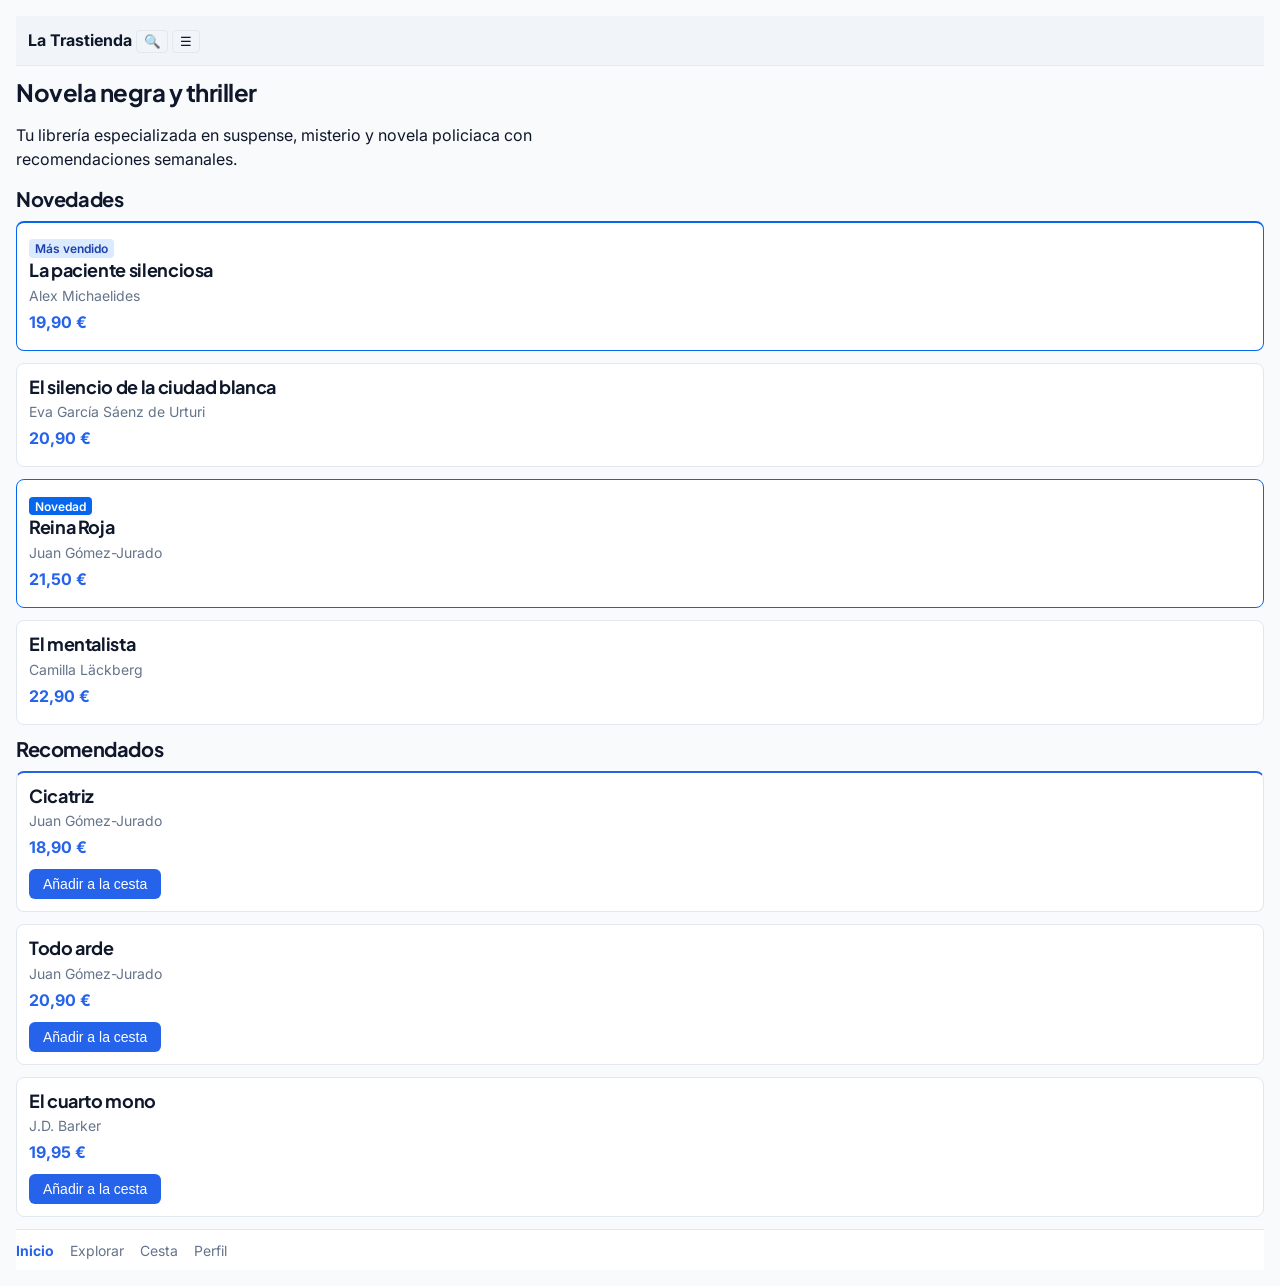
<file: index.html>
<!DOCTYPE html>
<html lang="es">
<head>
  <meta charset="UTF-8">
  <meta name="viewport" content="width=device-width, initial-scale=1.0">
  <title>La Trastienda | Novela negra y thriller</title>
  <link rel="preconnect" href="https://fonts.googleapis.com">
  <link rel="preconnect" href="https://fonts.gstatic.com" crossorigin>
  <link href="https://fonts.googleapis.com/css2?family=Inter:wght@400;600;700&family=Plus+Jakarta+Sans:wght@600;700&display=swap" rel="stylesheet">
  <link rel="stylesheet" href="css/estilos.css">
</head>
<body>

  <header>
    <a href="index.html">La Trastienda</a>
    <button type="button" aria-label="Buscar">🔍</button>
    <button type="button" aria-label="Abrir menú">☰</button>
  </header>

  <main>
    <h1>Novela negra y thriller</h1>
    <p>Tu librería especializada en suspense, misterio y novela policiaca con recomendaciones semanales.</p>

    <section>
      <h2>Novedades</h2>

      <article class="card">
        <span class="badge">Más vendido</span>
        <h3 class="card-title"><a href="detalle.html">La paciente silenciosa</a></h3>
        <p class="card-author">Alex Michaelides</p>
        <p class="card-price">19,90 €</p>
      </article>

      <article class="card">
        <span class="badge"></span>
        <h3 class="card-title"><a href="detalle.html">El silencio de la ciudad blanca</a></h3>
        <p class="card-author">Eva García Sáenz de Urturi</p>
        <p class="card-price">20,90 €</p>
      </article>

      <article class="card">
        <span class="badge badge--novedad">Novedad</span>
        <h3 class="card-title"><a href="detalle.html">Reina Roja</a></h3>
        <p class="card-author">Juan Gómez-Jurado</p>
        <p class="card-price">21,50 €</p>
      </article>

      <article class="card">
        <h3 class="card-title"><a href="detalle.html">El mentalista</a></h3>
        <p class="card-author">Camilla Läckberg</p>
        <p class="card-price">22,90 €</p>
      </article>
    </section>

    <section>
      <h2>Recomendados</h2>

      <article class="card">
        <h3 class="card-title"><a href="detalle.html">Cicatriz</a></h3>
        <p class="card-author">Juan Gómez-Jurado</p>
        <p class="card-price">18,90 €</p>
        <button type="button">Añadir a la cesta</button>
      </article>

      <article class="card">
        <h3 class="card-title"><a href="detalle.html">Todo arde</a></h3>
        <p class="card-author">Juan Gómez-Jurado</p>
        <p class="card-price">20,90 €</p>
        <button type="button">Añadir a la cesta</button>
      </article>

      <article class="card">
        <h3 class="card-title"><a href="detalle.html">El cuarto mono</a></h3>
        <p class="card-author">J.D. Barker</p>
        <p class="card-price">19,95 €</p>
        <button type="button">Añadir a la cesta</button>
      </article>
    </section>
  </main>

  <nav aria-label="Secciones de la app">
    <ul>
      <li><a href="index.html" aria-current="page">Inicio</a></li>
      <li><a href="explorar.html">Explorar</a></li>
      <li><a href="carrito.html">Cesta</a></li>
      <li><a href="perfil.html">Perfil</a></li>
    </ul>
  </nav>

</body>
</html>
</file>
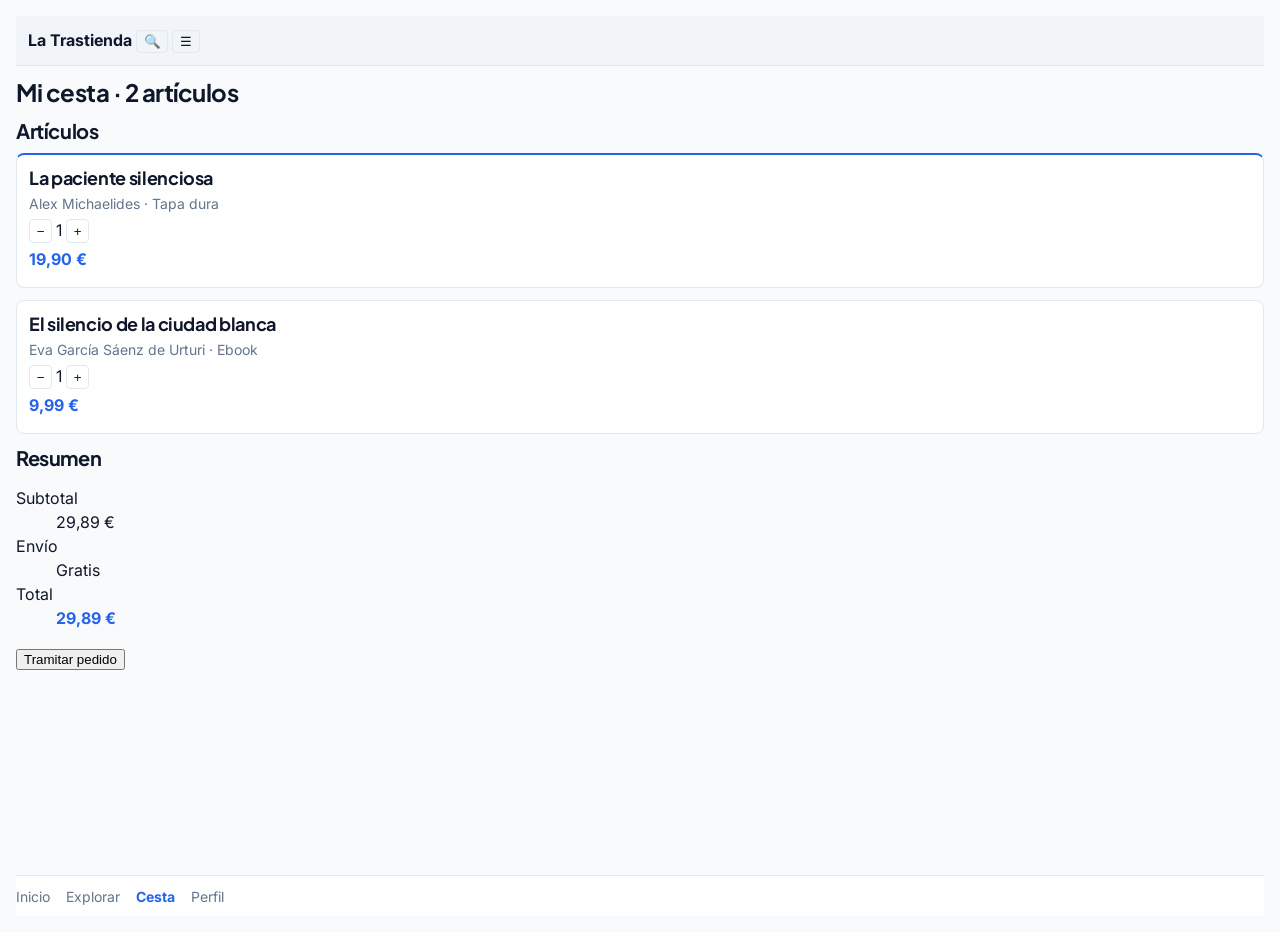
<file: carrito.html>
<!DOCTYPE html>
<html lang="es">
<head>
  <meta charset="UTF-8">
  <meta name="viewport" content="width=device-width, initial-scale=1.0">
  <title>Mi cesta - La Trastienda</title>
  <link rel="preconnect" href="https://fonts.googleapis.com">
  <link rel="preconnect" href="https://fonts.gstatic.com" crossorigin>
  <link href="https://fonts.googleapis.com/css2?family=Inter:wght@400;600;700&family=Plus+Jakarta+Sans:wght@600;700&display=swap" rel="stylesheet">
  <link rel="stylesheet" href="css/estilos.css">
</head>
<body>

  <header>
    <a href="index.html">La Trastienda</a>
    <button type="button" aria-label="Buscar">🔍</button>
    <button type="button" aria-label="Abrir menú">☰</button>
  </header>

  <main>
    <h1>Mi cesta · 2 artículos</h1>

    <section>
      <h2>Artículos</h2>

      <article class="card">
        <h3 class="card-title"><a href="detalle.html">La paciente silenciosa</a></h3>
        <p class="card-author">Alex Michaelides · Tapa dura</p>
        <div>
          <button type="button" aria-label="Quitar un ejemplar de La paciente silenciosa">−</button>
          <span>1</span>
          <button type="button" aria-label="Añadir un ejemplar de La paciente silenciosa">+</button>
        </div>
        <p class="card-price">19,90 €</p>
      </article>

      <article class="card">
        <h3 class="card-title"><a href="detalle.html">El silencio de la ciudad blanca</a></h3>
        <p class="card-author">Eva García Sáenz de Urturi · Ebook</p>
        <div>
          <button type="button" aria-label="Quitar un ejemplar de El silencio de la ciudad blanca">−</button>
          <span>1</span>
          <button type="button" aria-label="Añadir un ejemplar de El silencio de la ciudad blanca">+</button>
        </div>
        <p class="card-price">9,99 €</p>
      </article>
    </section>

    <section>
      <h2>Resumen</h2>
      <dl>
        <dt>Subtotal</dt>
        <dd>29,89 €</dd>
        <dt>Envío</dt>
        <dd>Gratis</dd>
        <dt>Total</dt>
        <dd class="text-primary">29,89 €</dd>
      </dl>
      <button type="button">Tramitar pedido</button>
    </section>
  </main>

  <nav aria-label="Secciones de la app">
    <ul>
      <li><a href="index.html">Inicio</a></li>
      <li><a href="explorar.html">Explorar</a></li>
      <li><a href="carrito.html" aria-current="page">Cesta</a></li>
      <li><a href="perfil.html">Perfil</a></li>
    </ul>
  </nav>

</body>
</html>
</file>
<file: css/estilos.css>
:root {
  /* Primario */
  --color-primary-50: #eff6ff;
  --color-primary-100: #dbeafe;
  --color-primary-200: #bfdbfe;
  --color-primary-300: #93c5fd;
  --color-primary-400: #60a5fa;
  --color-primary-500: #2563eb;
  --color-primary-600: #1d4ed8;
  --color-primary-700: #1d40af;
  --color-primary-800: #1e3a8a;
  --color-primary-900: #172554;

  /* Neutros */
  --color-neutral-50: #f8fafc;
  --color-neutral-100: #f1f5f9;
  --color-neutral-200: #e2e8f0;
  --color-neutral-300: #cbd5e1;
  --color-neutral-400: #94a3b8;
  --color-neutral-500: #64748b;
  --color-neutral-600: #475569;
  --color-neutral-700: #334155;
  --color-neutral-800: #1e293b;
  --color-neutral-900: #0f172a;

  /* Semánticas */
  --bg-page: var(--color-neutral-50);
  --bg-card: white;
  --text-main: var(--color-neutral-900);
  --text-muted: var(--color-neutral-500);
  --border-subtle: var(--color-neutral-200);
  --brand: var(--color-primary-500);
  --brand-hover: var(--color-primary-600);

  /* Color moderno en OKLCH */
  --color-accent-oklch: oklch(0.55 0.22 260);

  /* Tipografía */
  --font-body: 'Inter', system-ui, sans-serif;
  --font-display: 'Plus Jakarta Sans', system-ui, sans-serif;
  --text-xs: 0.75rem;
  --text-sm: 0.875rem;
  --text-base: 1rem;
  --text-lg: 1.125rem;
  --text-xl: 1.25rem;
  --text-2xl: 1.5rem;
  --text-3xl: 1.875rem;
}

@layer base, components, utilities;

@layer base {
  body {
    font-family: var(--font-body);
    font-size: var(--text-base);
    font-weight: 400;
    line-height: 1.5;
    background-color: var(--bg-page);
    color: var(--text-main);
    min-height: 100dvh;
    display: flex;
    flex-direction: column;
    margin: 0;
    padding: 1rem;
  }

  main {
    flex: 1;
  }

  :where(h1, h2, h3) {
    font-family: var(--font-display);
    line-height: 1.2;
    letter-spacing: -0.02em;
    text-wrap: balance;
    margin-block: 0.5em;
  }

  h1 {
    font-size: var(--text-2xl);
  }

  h2 {
    font-size: var(--text-xl);
  }

  h3 {
    font-size: var(--text-lg);
  }

  p {
    max-width: 65ch;
  }

  a {
    color: var(--brand);
    text-decoration: none;
  }

  header {
    background-color: var(--color-neutral-100);
    color: var(--text-main);
    padding: 0.75rem;
    border-bottom: 1px solid var(--border-subtle);

    a {
      color: inherit;
      font-weight: bold;
    }
  }

  button[type="button"] {
    cursor: pointer;
  }
}

@layer components {
  article.card {
    background-color: var(--bg-card);
    border: 1px solid var(--border-subtle);
    border-radius: 0.5rem;
    padding: 0.75rem;
    margin-bottom: 0.75rem;

    &:hover {
      border-color: var(--brand);
    }

    .card-title {
      margin: initial;
      color: var(--text-main);

      a {
        color: inherit;
      }
    }

    .card-author {
      margin: 0.25rem 0;
      font-size: var(--text-sm);
      color: var(--text-muted);
    }

    .card-price {
      margin: 0.25rem 0;
      font-weight: 700;
      color: var(--brand);
    }

    button:not([aria-label]) {
      background-color: var(--brand);
      color: white;
      border: none;
      border-radius: 0.375rem;
      font-size: var(--text-sm);
      padding: 0.5em 1em;
      margin-top: 0.375rem;

      &:hover {
        background-color: var(--brand-hover);
      }
    }
  }

  h2 + .card {
    border-top: 2px solid var(--brand);
  }

  .badge {
    --badge-bg: var(--color-primary-100);
    --badge-color: var(--color-primary-700);
    background-color: var(--badge-bg);
    color: var(--badge-color);
    padding: 0.15em 0.5em;
    border-radius: 0.25rem;
    font-size: var(--text-xs);
    font-weight: 600;

    &:empty {
      display: none;
    }
  }

  .badge--novedad {
    --badge-bg: var(--color-accent-oklch);
    --badge-color: white;
  }

  article:has(.badge:not(:empty)) {
    border-color: var(--color-accent-oklch);
  }

  button[aria-label] {
    font: revert;
    padding: 0.25em 0.5em;
    background-color: transparent;
    color: var(--text-main);
    border: 1px solid var(--border-subtle);
    border-radius: 0.25rem;
  }

  nav {
    background-color: var(--bg-card);
    border-top: 1px solid var(--border-subtle);
    padding: 0.5rem 0;

    > ul {
      list-style: none;
      padding: 0;
      margin: 0;
      display: flex;
      gap: 1rem;
    }

    a {
      font-size: var(--text-sm);
      color: var(--text-muted);
      text-decoration: none;

      &[aria-current="page"] {
        color: var(--brand);
        font-weight: 700;
      }

      &:hover {
        color: var(--text-main);
      }

      &:focus-visible {
        outline: 2px solid var(--brand);
        outline-offset: 2px;
      }
    }
  }
}

@layer utilities {
  .text-primary {
    color: var(--brand);
    font-weight: bold;
  }
}
</file>
